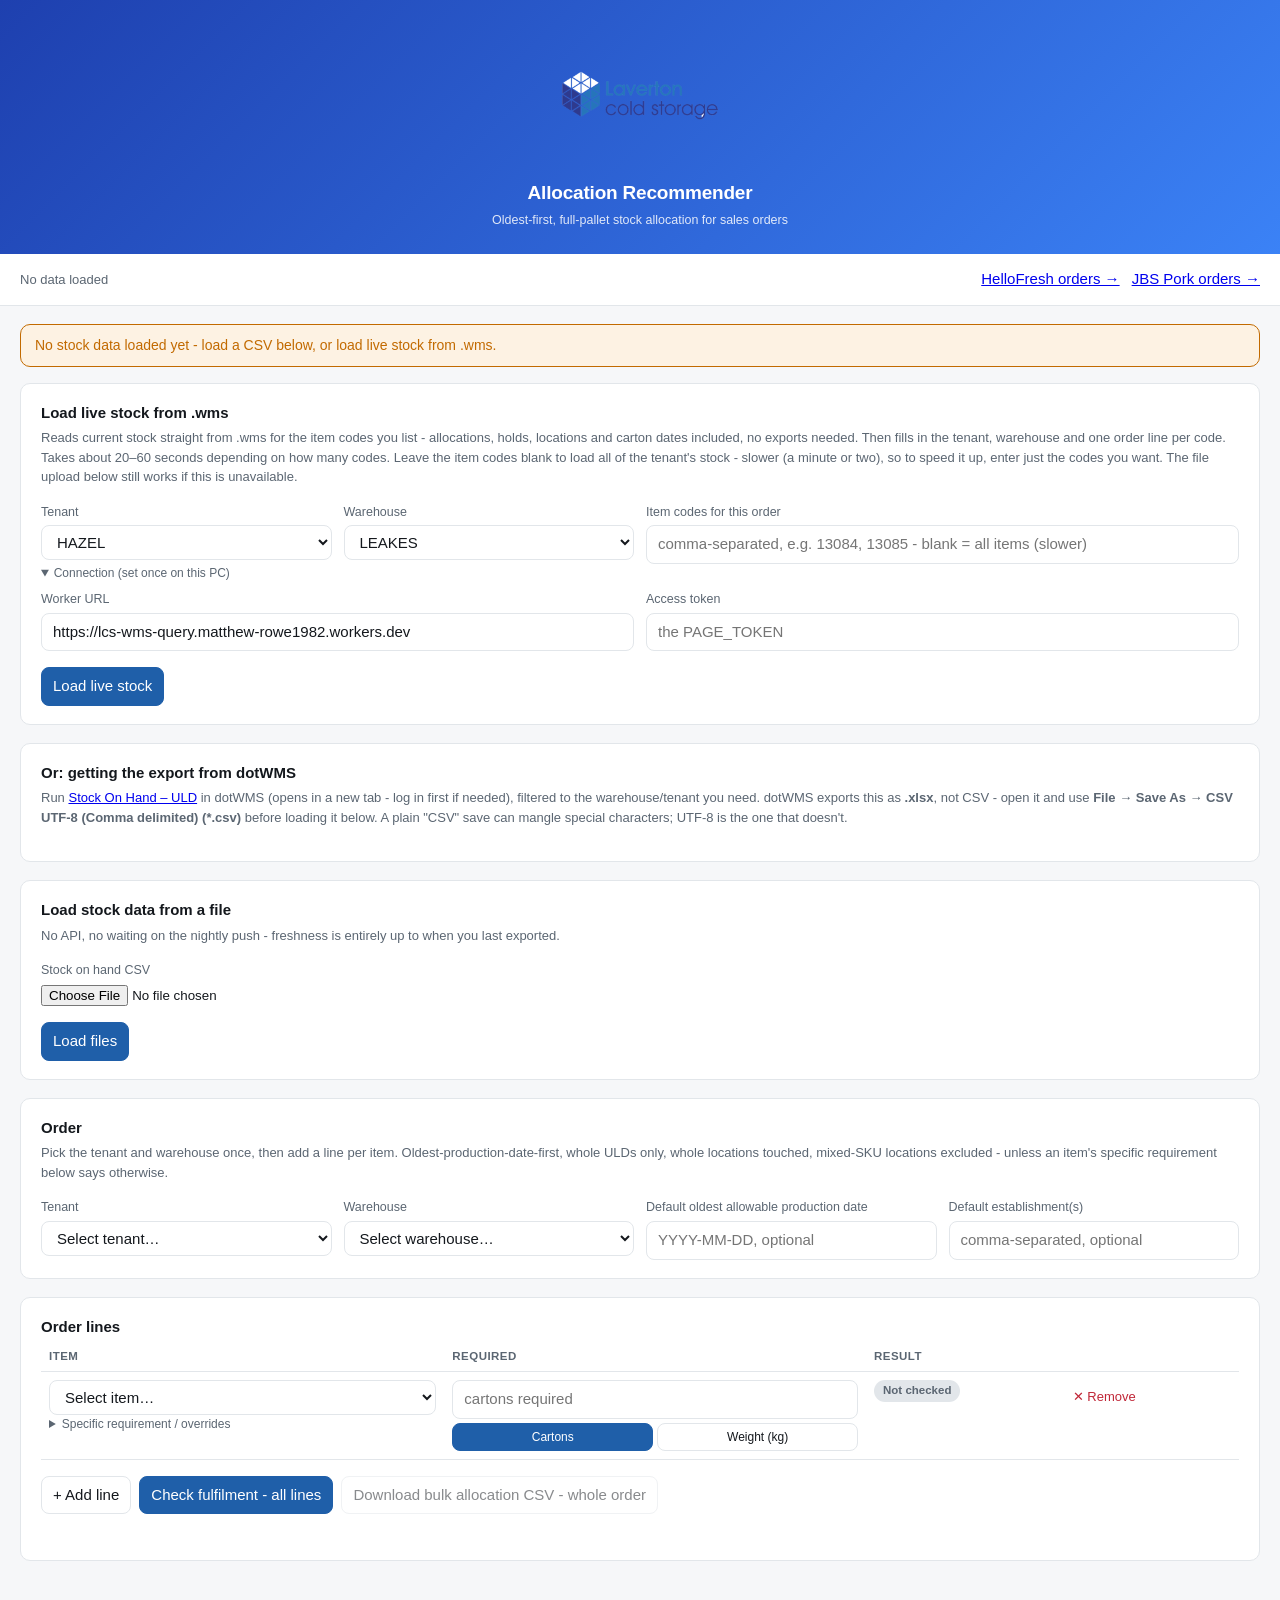
<file: index.html>
<!doctype html>
<html lang="en">
<head>
<meta charset="utf-8">
<meta name="viewport" content="width=device-width, initial-scale=1">
<title>Allocation Recommender - Laverton Cold Storage</title>
<link rel="icon" href="Chilled-LavertonCS-1.png">
<link rel="stylesheet" href="recommender.css?v=20261030b">
</head>
<body>

<div class="brandBar">
  <img src="Chilled-LavertonCS-1.png" alt="Laverton Cold Storage">
  <h1>Allocation Recommender</h1>
  <p>Oldest-first, full-pallet stock allocation for sales orders</p>
</div>

<header>
  <div class="sub" id="sourceLine">Loading…</div>
  <div class="spacer"></div>
  <a href="hellofresh.html">HelloFresh orders &rarr;</a>
  <a href="jbs.html">JBS Pork orders &rarr;</a>
</header>

<main>
  <div id="banner" class="banner empty">No stock data loaded yet - load a CSV below.</div>

  <div class="panel" id="livePanel">
    <h2>Load live stock from .wms</h2>
    <p class="hint">Reads current stock straight from .wms for the item codes you list - allocations, holds, locations and
      carton dates included, no exports needed. Then fills in the tenant, warehouse and one order line per code. Takes about
      20–60 seconds depending on how many codes. Leave the item codes blank to load all of the tenant's stock - slower
      (a minute or two), so to speed it up, enter just the codes you want. The file upload below still works if this is unavailable.</p>
    <div class="grid">
      <div class="field"><label for="liveTenant">Tenant</label><select id="liveTenant"><option value="HAZEL">HAZEL</option></select></div>
      <div class="field"><label for="liveWarehouse">Warehouse</label><select id="liveWarehouse"><option value="LEAKES">LEAKES</option></select></div>
      <div class="field" style="grid-column: span 2"><label for="liveItems">Item codes for this order</label>
        <input type="text" id="liveItems" placeholder="comma-separated, e.g. 13084, 13085 - blank = all items (slower)"></div>
    </div>
    <details class="advanced" id="liveSettings">
      <summary>Connection (set once on this PC)</summary>
      <div class="grid">
        <div class="field"><label for="liveUrl">Worker URL</label><input type="url" id="liveUrl" placeholder="https://lcs-wms-query.matthew-rowe1982.workers.dev"></div>
        <div class="field"><label for="liveToken">Access token</label><input type="password" id="liveToken" placeholder="the PAGE_TOKEN"></div>
      </div>
    </details>
    <div class="actions">
      <button id="loadLiveBtn" class="primary">Load live stock</button>
      <span class="sub" id="liveStatus"></span>
    </div>
  </div>

  <div class="panel">
    <h2>Or: getting the export from dotWMS</h2>
    <p class="hint">
      Run <a href="https://au15.dotwms.com/?module=packing&amp;submodule=reporting_genericreports&amp;key=1341" target="_blank" rel="noopener">Stock On Hand – ULD</a>
      in dotWMS (opens in a new tab - log in first if needed), filtered to the warehouse/tenant you need.
      dotWMS exports this as <strong>.xlsx</strong>, not CSV - open it and use
      <strong>File → Save As → CSV UTF-8 (Comma delimited) (*.csv)</strong> before loading it below.
      A plain "CSV" save can mangle special characters; UTF-8 is the one that doesn't.
    </p>
  </div>

  <div class="panel">
    <h2>Load stock data from a file</h2>
    <p class="hint">No API, no waiting on the nightly push - freshness is entirely up to when you last exported.</p>
    <div class="grid">
      <div class="field"><label for="stockFileInput">Stock on hand CSV</label><input type="file" id="stockFileInput" accept=".csv,text/csv"></div>
    </div>
    <div class="actions">
      <button id="loadFilesBtn" class="primary">Load files</button>
      <span class="sub" id="fileLoadStatus"></span>
    </div>
    <details class="advanced" id="fileDiagWrap" hidden>
      <summary>Columns recognised in the stock file</summary>
      <pre id="fileDiagOut" style="font-family: var(--mono); font-size: 12px; background: var(--bg); padding: 10px; border-radius: 8px; overflow-x: auto;"></pre>
    </details>
  </div>

  <div class="panel">
    <h2>Order</h2>
    <p class="hint">Pick the tenant and warehouse once, then add a line per item. Oldest-production-date-first, whole ULDs only, whole locations touched, mixed-SKU locations excluded - unless an item's specific requirement below says otherwise.</p>
    <div class="grid">
      <div class="field"><label for="tenantSelect">Tenant</label><select id="tenantSelect"><option value="">Select tenant…</option></select></div>
      <div class="field"><label for="warehouseSelect">Warehouse</label>
        <select id="warehouseSelect"><option value="">Select warehouse…</option></select>
      </div>
      <div class="field"><label for="orderOldestDate">Default oldest allowable production date</label><input type="text" id="orderOldestDate" placeholder="YYYY-MM-DD, optional"></div>
      <div class="field"><label for="orderEstablishment">Default establishment(s)</label><input type="text" id="orderEstablishment" placeholder="comma-separated, optional"></div>
    </div>
  </div>

  <div class="panel">
    <h2>Order lines</h2>
    <table class="linesTable" id="linesTable">
      <thead>
        <tr>
          <th class="itemCell">Item</th>
          <th class="qtyCell">Required</th>
          <th>Result</th>
          <th></th>
        </tr>
      </thead>
      <tbody id="linesBody"></tbody>
    </table>
    <div class="actions">
      <button id="addLineBtn">+ Add line</button>
      <button id="checkAllBtn" class="primary">Check fulfilment - all lines</button>
      <button id="downloadAllBtn" disabled>Download bulk allocation CSV - whole order</button>
    </div>

    <div class="stat-row" id="orderStats" hidden></div>
  </div>

</main>

<script src="checks.js?v=20261030b"></script>
<script src="allocation.js?v=20261030b"></script>
<script src="livestock.js?v=20261030b"></script>
<script src="recommender.js?v=20261030b"></script>
</body>
</html>
</file>
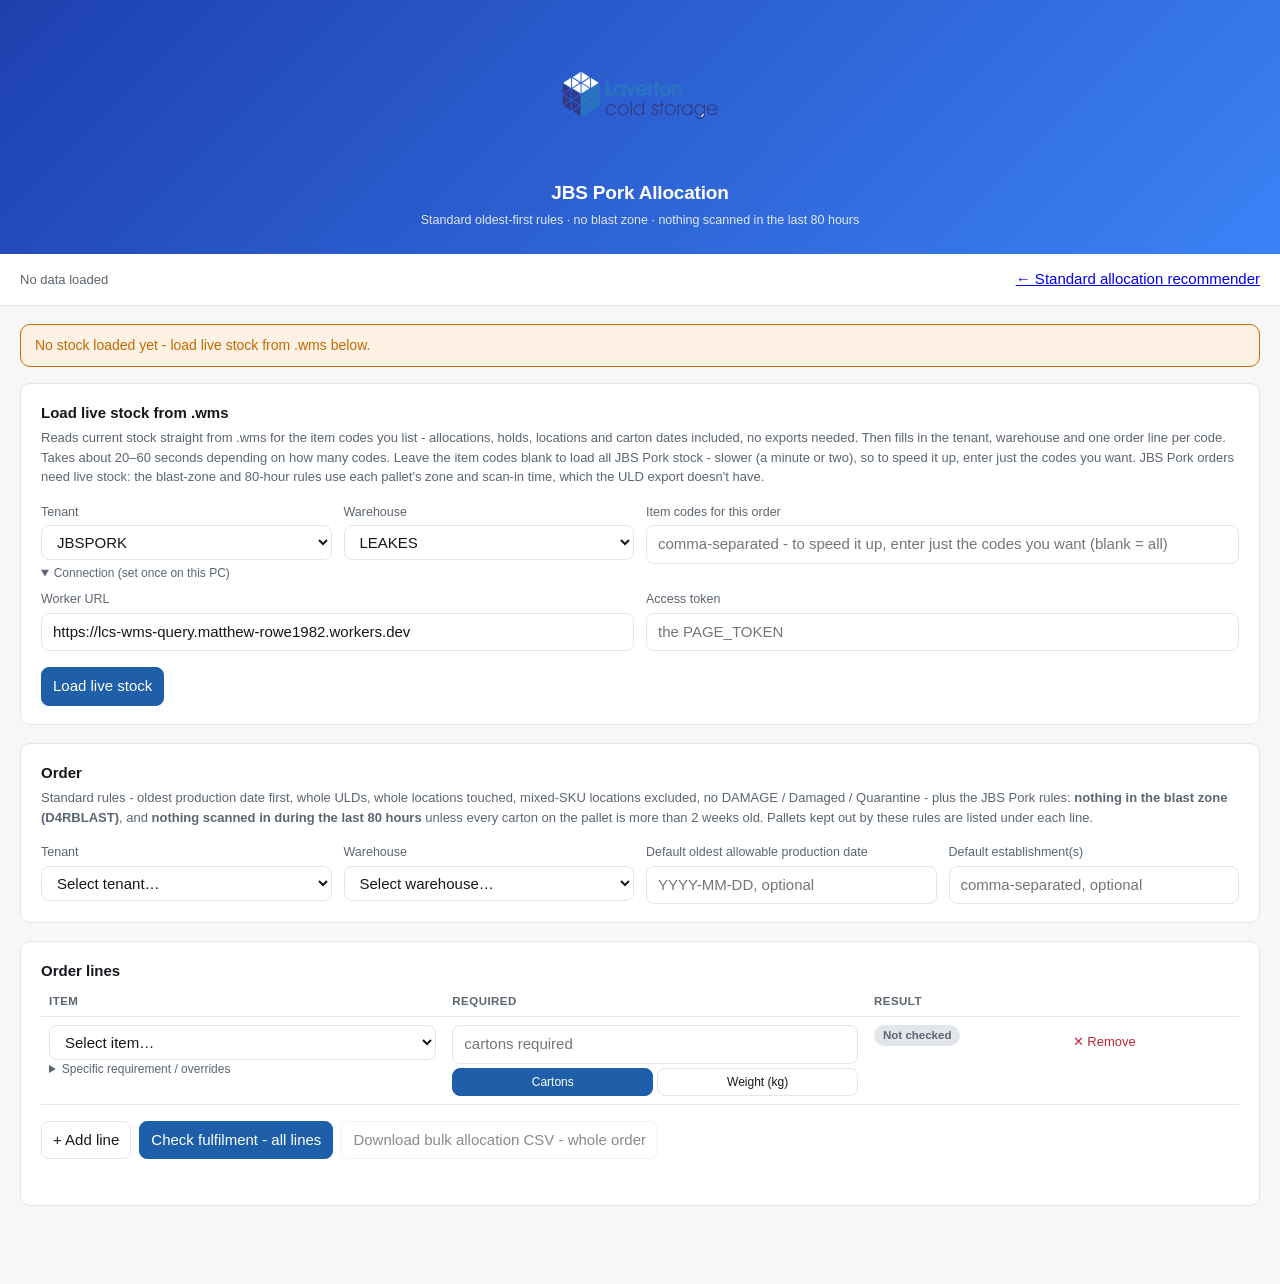
<file: jbs.html>
<!doctype html>
<html lang="en">
<head>
<meta charset="utf-8">
<meta name="viewport" content="width=device-width, initial-scale=1">
<title>JBS Pork Allocation - Laverton Cold Storage</title>
<link rel="icon" href="Chilled-LavertonCS-1.png">
<link rel="stylesheet" href="recommender.css?v=20261030b">
</head>
<body data-mode="jbs">

<div class="brandBar">
  <img src="Chilled-LavertonCS-1.png" alt="Laverton Cold Storage">
  <h1>JBS Pork Allocation</h1>
  <p>Standard oldest-first rules &middot; no blast zone &middot; nothing scanned in the last 80 hours</p>
</div>

<header>
  <div class="sub" id="sourceLine">Loading…</div>
  <div class="spacer"></div>
  <a href="index.html">&larr; Standard allocation recommender</a>
</header>

<main>
  <div id="banner" class="banner empty">No stock loaded yet - load live stock from .wms below.</div>

  <div class="panel" id="livePanel">
    <h2>Load live stock from .wms</h2>
    <p class="hint">Reads current stock straight from .wms for the item codes you list - allocations, holds, locations and
      carton dates included, no exports needed. Then fills in the tenant, warehouse and one order line per code. Takes about
      20–60 seconds depending on how many codes. Leave the item codes blank to load all JBS Pork stock - slower (a minute
      or two), so to speed it up, enter just the codes you want. JBS Pork orders need live stock: the blast-zone and 80-hour rules use each
      pallet's zone and scan-in time, which the ULD export doesn't have.</p>
    <div class="grid">
      <div class="field"><label for="liveTenant">Tenant</label><select id="liveTenant"><option value="JBSPORK">JBSPORK</option></select></div>
      <div class="field"><label for="liveWarehouse">Warehouse</label><select id="liveWarehouse"><option value="LEAKES">LEAKES</option></select></div>
      <div class="field" style="grid-column: span 2"><label for="liveItems">Item codes for this order</label>
        <input type="text" id="liveItems" placeholder="comma-separated - to speed it up, enter just the codes you want (blank = all)"></div>
    </div>
    <details class="advanced" id="liveSettings">
      <summary>Connection (set once on this PC)</summary>
      <div class="grid">
        <div class="field"><label for="liveUrl">Worker URL</label><input type="url" id="liveUrl" placeholder="https://lcs-wms-query.matthew-rowe1982.workers.dev"></div>
        <div class="field"><label for="liveToken">Access token</label><input type="password" id="liveToken" placeholder="the PAGE_TOKEN"></div>
      </div>
    </details>
    <div class="actions">
      <button id="loadLiveBtn" class="primary">Load live stock</button>
      <span class="sub" id="liveStatus"></span>
    </div>
  </div>

  <div class="panel">
    <h2>Order</h2>
    <p class="hint">Standard rules - oldest production date first, whole ULDs, whole locations touched, mixed-SKU locations
      excluded, no DAMAGE / Damaged / Quarantine - plus the JBS Pork rules:
      <strong>nothing in the blast zone (D4RBLAST)</strong>, and <strong>nothing scanned in during the last 80 hours</strong>
      unless every carton on the pallet is more than 2 weeks old. Pallets kept out by these rules are listed under each line.</p>
    <div class="grid">
      <div class="field"><label for="tenantSelect">Tenant</label><select id="tenantSelect"><option value="">Select tenant…</option></select></div>
      <div class="field"><label for="warehouseSelect">Warehouse</label>
        <select id="warehouseSelect"><option value="">Select warehouse…</option></select>
      </div>
      <div class="field"><label for="orderOldestDate">Default oldest allowable production date</label><input type="text" id="orderOldestDate" placeholder="YYYY-MM-DD, optional"></div>
      <div class="field"><label for="orderEstablishment">Default establishment(s)</label><input type="text" id="orderEstablishment" placeholder="comma-separated, optional"></div>
    </div>
  </div>

  <div class="panel">
    <h2>Order lines</h2>
    <table class="linesTable" id="linesTable">
      <thead>
        <tr>
          <th class="itemCell">Item</th>
          <th class="qtyCell">Required</th>
          <th>Result</th>
          <th></th>
        </tr>
      </thead>
      <tbody id="linesBody"></tbody>
    </table>
    <div class="actions">
      <button id="addLineBtn">+ Add line</button>
      <button id="checkAllBtn" class="primary">Check fulfilment - all lines</button>
      <button id="downloadAllBtn" disabled>Download bulk allocation CSV - whole order</button>
    </div>

    <div class="stat-row" id="orderStats" hidden></div>
  </div>

</main>

<script src="checks.js?v=20261030b"></script>
<script src="allocation.js?v=20261030b"></script>
<script src="livestock.js?v=20261030b"></script>
<script src="recommender.js?v=20261030b"></script>
</body>
</html>
</file>
<file: recommender.css>
:root {
  --bg: #f6f7f9; --panel: #ffffff; --ink: #14181d; --ink-soft: #5b6672;
  --line: #e2e6ea; --accent: #1f5fa9;
  --critical: #c02637; --critical-bg: #fdecee;
  --serious: #c26a00; --serious-bg: #fdf2e3;
  --ok: #1d7a4c; --ok-bg: #e9f6ee;
  --radius: 10px; --mono: ui-monospace, SFMono-Regular, Menlo, Consolas, monospace;
}
@media (prefers-color-scheme: dark) {
  :root {
    --bg: #14181d; --panel: #1c2127; --ink: #e8ecf1; --ink-soft: #9aa6b3;
    --line: #2a313a; --accent: #6aa5e8;
    --critical: #ff7b8a; --critical-bg: #33191d;
    --serious: #f0a95a; --serious-bg: #2f2416;
    --ok: #63c795; --ok-bg: #16281f;
  }
}
* { box-sizing: border-box; }
body { margin: 0; background: var(--bg); color: var(--ink);
  font: 15px/1.5 -apple-system, "Segoe UI", Roboto, Helvetica, Arial, sans-serif; }
.brandBar { background: linear-gradient(135deg, #1e40af 0%, #3b82f6 100%);
  text-align: center; padding: 20px 20px 24px; color: #fff; }
.brandBar img { max-width: 200px; height: auto; display: block; margin: 0 auto 8px; }
.brandBar h1 { font-size: 19px; margin: 0; font-weight: 650; letter-spacing: -0.01em; }
.brandBar p { margin: 4px 0 0; font-size: 12.5px; opacity: .85; }
header { display: flex; flex-wrap: wrap; gap: 12px; align-items: center;
  padding: 14px 20px; background: var(--panel); border-bottom: 1px solid var(--line);
  position: sticky; top: 0; z-index: 20; }
h1 { font-size: 17px; margin: 0; font-weight: 650; letter-spacing: -0.01em; }
.sub { color: var(--ink-soft); font-size: 13px; }
.spacer { flex: 1; }
button, select, input[type=text], input[type=password], input[type=url], input[type=number] {
  font: inherit; color: inherit; background: var(--panel);
  border: 1px solid var(--line); border-radius: 8px; padding: 7px 11px; }
button { cursor: pointer; }
button:hover { border-color: var(--accent); }
button.primary { background: var(--accent); color: #fff; border-color: var(--accent); }
button.primary:hover { filter: brightness(1.08); }
button.ghost { background: transparent; }
button:disabled { opacity: .5; cursor: default; }
main { padding: 18px 20px 60px; max-width: 1400px; margin: 0 auto; }

.banner { border-radius: var(--radius); padding: 10px 14px; margin-bottom: 16px;
  border: 1px solid var(--line); background: var(--panel); font-size: 14px; }
.banner.empty { background: var(--serious-bg); border-color: var(--serious); color: var(--serious); }
.banner.error { background: var(--critical-bg); border-color: var(--critical); color: var(--critical); }
.banner.live { background: var(--panel); }
.banner.notice { background: var(--serious-bg); border-color: var(--serious); color: var(--serious); font-size: 13px; }

.panel { background: var(--panel); border: 1px solid var(--line); border-radius: var(--radius);
  padding: 18px 20px; margin-bottom: 18px; }
.panel h2 { margin: 0 0 4px; font-size: 15px; }
.panel p.hint { margin: 0 0 16px; color: var(--ink-soft); font-size: 13px; }
.grid { display: grid; grid-template-columns: repeat(auto-fit, minmax(160px, 1fr)); gap: 12px; }
.field label { display: block; font-size: 12.5px; color: var(--ink-soft); margin-bottom: 4px; }
.field input, .field select { width: 100%; }
.actions { display: flex; gap: 8px; margin-top: 16px; flex-wrap: wrap; align-items: center; }

.linesTable { width: 100%; border-collapse: collapse; }
.linesTable th { text-align: left; font-size: 11.5px; text-transform: uppercase; letter-spacing: .04em;
  color: var(--ink-soft); font-weight: 600; padding: 6px 8px; border-bottom: 1px solid var(--line); }
.linesTable td { padding: 8px; border-bottom: 1px solid var(--line); vertical-align: top; }
.linesTable select, .linesTable input { width: 100%; min-width: 90px; }
.linesTable td.itemCell { min-width: 220px; }
.linesTable td.qtyCell { min-width: 130px; }
.metricToggle { display: flex; gap: 4px; margin-top: 4px; }
.metricToggle button { flex: 1; padding: 4px 6px; font-size: 12px; }
.metricToggle button[aria-pressed="true"] { background: var(--accent); color: #fff; border-color: var(--accent); }
.lineResult { font-size: 12.5px; }
.lineResult .status { display: inline-block; padding: 2px 9px; border-radius: 999px; font-weight: 600; font-size: 11.5px; }
.lineResult .status.full { background: var(--ok-bg); color: var(--ok); }
.lineResult .status.short { background: var(--critical-bg); color: var(--critical); }
.lineResult .status.pending { background: var(--warning-bg, var(--line)); color: var(--ink-soft); }
.lineResult .detail { color: var(--ink-soft); margin-top: 3px; }
details.lineDiag summary { cursor: pointer; font-size: 12px; color: var(--ink-soft); margin-top: 3px; }
details.lineDiag .ulds { font-family: var(--mono); font-size: 11.5px; margin-top: 4px; white-space: pre-wrap; }
.flagWarning { background: var(--serious-bg); border: 1px solid var(--serious); color: var(--serious);
  border-radius: 8px; padding: 6px 9px; margin-top: 6px; font-size: 12px; }
.flagWarning summary { cursor: pointer; font-weight: 600; }
.flagWarning ul { margin: 6px 0 0; padding-left: 18px; }
.flagWarning li { margin-bottom: 2px; }
.dateExcluded { background: var(--panel); border: 1px solid var(--accent); color: var(--ink);
  border-radius: 8px; padding: 6px 9px; margin-top: 6px; font-size: 12px; }
.dateExcluded summary { cursor: pointer; font-weight: 600; color: var(--accent); }
.dateExcluded ul { margin: 6px 0 0; padding-left: 18px; }
.dateExcluded li { margin-bottom: 2px; }
.nextEligible { color: var(--ink-soft); font-size: 12px; margin-top: 6px; }
.removeBtn { background: transparent; border: none; color: var(--critical); cursor: pointer; font-size: 13px; }
details.advanced summary { cursor: pointer; font-size: 12px; color: var(--ink-soft); }
details.advanced .grid { margin-top: 8px; }

.stat-row { display: flex; gap: 14px; flex-wrap: wrap; margin: 14px 0; }
.stat { background: var(--panel); border: 1px solid var(--line); border-radius: var(--radius);
  padding: 10px 16px; min-width: 120px; }
.stat .n { font-size: 22px; font-weight: 650; font-variant-numeric: tabular-nums; }
.stat .k { font-size: 11.5px; color: var(--ink-soft); text-transform: uppercase; letter-spacing: .04em; }
.stat.shortfall .n { color: var(--critical); }
.stat.ok .n { color: var(--ok); }

dialog { border: 1px solid var(--line); border-radius: var(--radius); padding: 0;
  background: var(--panel); color: var(--ink); max-width: 520px; width: calc(100% - 32px); }
dialog::backdrop { background: rgba(0,0,0,.45); }
.dlg-body { padding: 20px; }
.dlg-body h2 { margin: 0 0 4px; font-size: 16px; }
.dlg-body p { margin: 0 0 16px; color: var(--ink-soft); font-size: 13.5px; }
.dlg-body .field { margin-bottom: 12px; }
.dlg-actions { display: flex; gap: 8px; justify-content: flex-end; margin-top: 18px; }
.test-result { font-size: 13px; margin-top: 10px; white-space: pre-wrap; font-family: var(--mono); }

/* HelloFresh */
#hfDetailPanel { margin-top: 12px; }
.hfBadge { display: inline-block; font-size: 11px; font-weight: 700; padding: 1px 7px; border-radius: 999px;
  background: #2f9e44; color: #fff; margin-left: 6px; vertical-align: middle; }
.sheet { border-collapse: collapse; width: 100%; margin: 6px 0 14px; font-size: 13.5px; }
.sheet th, .sheet td { border: 1px solid var(--line); padding: 5px 8px; text-align: left; vertical-align: top; }
.sheet th { background: var(--bg); font-size: 11.5px; text-transform: uppercase; letter-spacing: .04em; color: var(--ink-soft); }
.sheet td.num { text-align: right; font-variant-numeric: tabular-nums; }
.sheet tr.exception td { background: var(--serious-bg); }
.sheet tr.short td { background: var(--critical-bg); }
.sheetLine { display: block; }
.sheetNote { font-size: 12.5px; color: var(--ink-soft); margin: 0 0 10px; }
.sheetItem { margin: 14px 0 4px; font-size: 14.5px; }
@media print {
  body * { visibility: hidden; }
  #hfSheetPanel, #hfSheetPanel * { visibility: visible; }
  #hfSheetPanel { position: absolute; left: 0; top: 0; width: 100%; border: none; }
  #hfSheetPanel .noPrint { display: none; }
  .sheet th, .sheet td { border-color: #999; }
}
</file>
